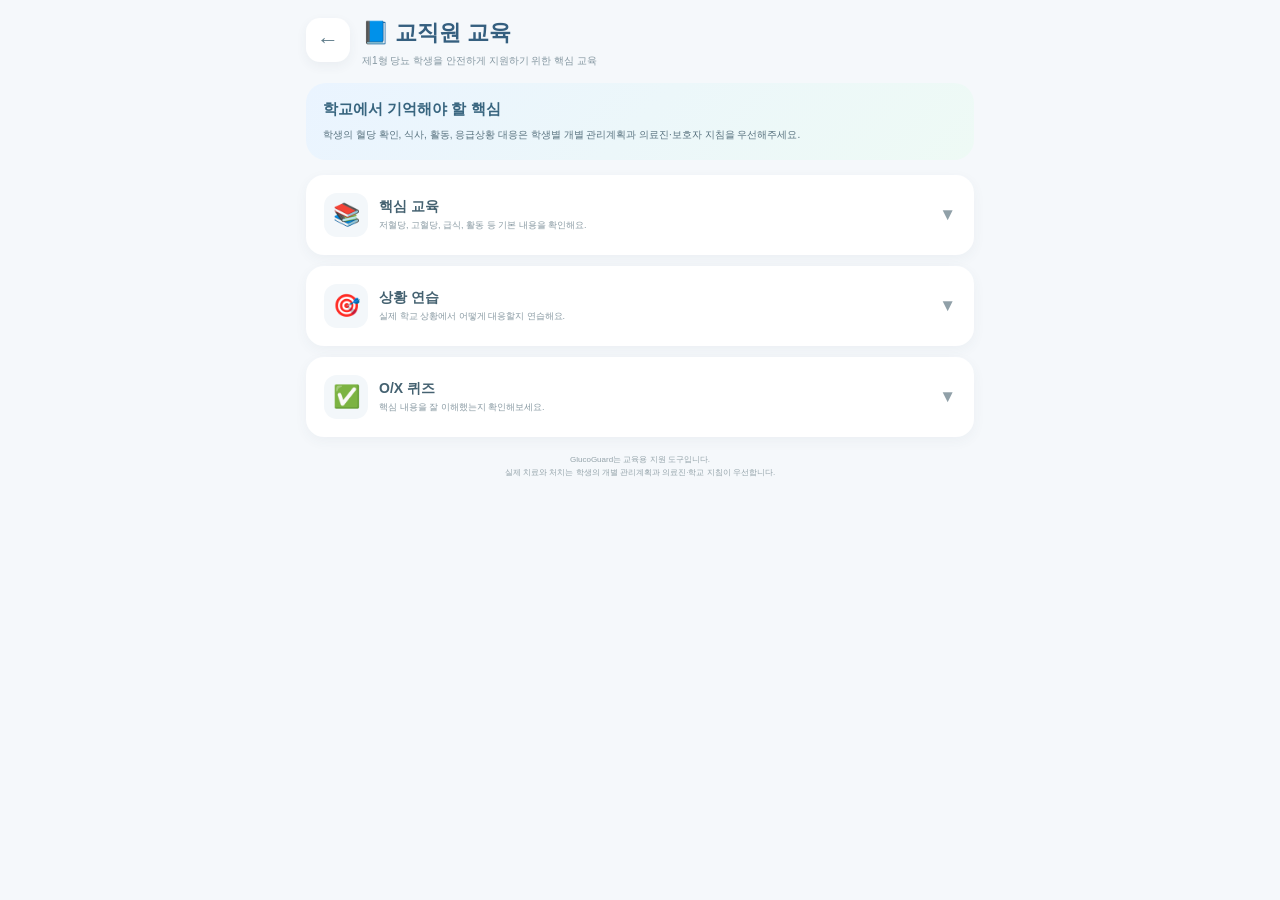
<file: emergency-guide.html>
<!DOCTYPE html>
<html lang="ko">

<head>
<meta charset="UTF-8">
<meta name="viewport" content="width=device-width, initial-scale=1.0">

<title>교직원 교육 - GlucoGuard</title>

<style>
* {
  box-sizing: border-box;
}

body {
  margin: 0;
  background: #f5f8fb;
  font-family: -apple-system, BlinkMacSystemFont, "Segoe UI", sans-serif;
  color: #344e5e;
}

button {
  font-family: inherit;
}

.page {
  width: 100%;
  max-width: 700px;
  margin: 0 auto;
  padding: 18px 16px 45px;
}

.top-bar {
  display: flex;
  align-items: flex-start;
  gap: 12px;
  margin-bottom: 15px;
}

.back-button {
  width: 44px;
  height: 44px;
  flex-shrink: 0;
  border: none;
  border-radius: 14px;
  background: white;
  color: #607d8b;
  font-size: 22px;
  cursor: pointer;
  box-shadow: 0 4px 12px rgba(50,75,90,.06);
}

.top-title h1 {
  margin: 0;
  color: #355f7f;
  font-size: 22px;
  font-weight: 900;
}

.top-title p {
  margin: 5px 0 0;
  color: #8597a1;
  font-size: 10px;
  line-height: 1.5;
}

.intro-card {
  margin-bottom: 15px;
  padding: 17px;
  border-radius: 20px;
  background: linear-gradient(135deg, #eaf4ff, #eefaf5);
}

.intro-title {
  margin-bottom: 7px;
  color: #38657f;
  font-size: 15px;
  font-weight: 900;
}

.intro-text {
  color: #58727f;
  font-size: 10px;
  line-height: 1.7;
}

/* 큰 섹션 */

.section-block {
  margin-bottom: 11px;
}

.section-toggle {
  width: 100%;
  display: flex;
  align-items: center;
  justify-content: space-between;
  gap: 11px;
  padding: 16px;
  border: 2px solid transparent;
  border-radius: 18px;
  background: white;
  color: #486473;
  text-align: left;
  cursor: pointer;
  box-shadow: 0 4px 13px rgba(50,75,90,.05);
  transition: .15s;
}

.section-toggle.open {
  border-color: #aecade;
  border-bottom-left-radius: 0;
  border-bottom-right-radius: 0;
  background: #eef7ff;
  box-shadow: none;
}

.section-toggle-left {
  display: flex;
  align-items: center;
  gap: 11px;
}

.section-toggle-icon {
  width: 44px;
  height: 44px;
  display: flex;
  align-items: center;
  justify-content: center;
  flex-shrink: 0;
  border-radius: 13px;
  background: #f3f7fa;
  font-size: 22px;
}

.section-toggle-title {
  color: #456271;
  font-size: 14px;
  font-weight: 900;
}

.section-toggle.open .section-toggle-title {
  color: #315f7d;
}

.section-toggle-subtitle {
  margin-top: 3px;
  color: #8899a2;
  font-size: 9px;
  line-height: 1.45;
}

.section-toggle-arrow {
  color: #90a0a8;
  font-size: 17px;
  transition: transform .2s;
}

.section-toggle.open .section-toggle-arrow {
  transform: rotate(180deg);
}

.section-content {
  display: none;
}

.section-content.open {
  display: block;
  margin-top: 0;
  padding: 12px;
  border: 2px solid #aecade;
  border-top: none;
  border-bottom-left-radius: 20px;
  border-bottom-right-radius: 20px;
  background: #fbfdff;
}

/* 핵심교육 */

.education-list {
  display: grid;
  gap: 8px;
}

.education-card {
  width: 100%;
  padding: 13px;
  border: none;
  border-radius: 15px;
  background: white;
  text-align: left;
  cursor: pointer;
}

.education-card-top {
  display: flex;
  align-items: center;
  gap: 10px;
}

.education-icon {
  width: 40px;
  height: 40px;
  display: flex;
  align-items: center;
  justify-content: center;
  flex-shrink: 0;
  border-radius: 12px;
  background: #f3f7fa;
  font-size: 20px;
}

.education-info {
  flex: 1;
}

.education-title {
  color: #435f70;
  font-size: 12px;
  font-weight: 900;
}

.education-subtitle {
  margin-top: 3px;
  color: #8999a2;
  font-size: 8px;
  line-height: 1.4;
}

.education-arrow {
  color: #9eabb2;
  font-size: 18px;
  transition: transform .2s;
}

.education-card.open .education-arrow {
  transform: rotate(90deg);
}

.education-content {
  display: none;
  margin-top: 11px;
  padding-top: 11px;
  border-top: 1px solid #edf1f3;
  color: #5e747f;
  font-size: 10px;
  line-height: 1.75;
}

.education-card.open .education-content {
  display: block;
}

.highlight-box,
.warning-box {
  margin-top: 9px;
  padding: 10px;
  border-radius: 11px;
  font-size: 9px;
  line-height: 1.6;
}

.highlight-box {
  background: #eaf8f2;
  color: #477565;
}

.warning-box {
  background: #fff0ed;
  color: #a0524c;
}

/* 상황연습 */

.simulation-intro {
  margin-bottom: 10px;
  padding: 12px;
  border-radius: 13px;
  background: #eef5ff;
}

.simulation-intro-title {
  margin-bottom: 4px;
  color: #456e88;
  font-size: 12px;
  font-weight: 900;
}

.simulation-intro-text {
  color: #708791;
  font-size: 9px;
}

.scenario-list {
  display: grid;
  gap: 9px;
}

.scenario-card {
  padding: 14px;
  border-radius: 15px;
  background: white;
}

.scenario-number {
  margin-bottom: 5px;
  color: #8b9aa2;
  font-size: 8px;
  font-weight: 900;
}

.scenario-title {
  margin-bottom: 7px;
  color: #405e70;
  font-size: 13px;
  font-weight: 900;
}

.scenario-text {
  margin-bottom: 9px;
  color: #637985;
  font-size: 10px;
  line-height: 1.65;
}

.scenario-question {
  margin-bottom: 8px;
  color: #4b6776;
  font-size: 10px;
  font-weight: 900;
}

.scenario-options {
  display: grid;
  gap: 6px;
}

.scenario-option {
  width: 100%;
  padding: 10px;
  border: 1px solid #e0e7eb;
  border-radius: 11px;
  background: #fafcfd;
  color: #607783;
  text-align: left;
  font-size: 9px;
  line-height: 1.5;
  cursor: pointer;
}

.scenario-option.correct {
  border-color: #86c2a6;
  background: #eaf8f2;
  color: #39715d;
}

.scenario-option.wrong {
  border-color: #e9a39d;
  background: #fff0ed;
  color: #a35049;
}

.scenario-feedback {
  display: none;
  margin-top: 9px;
  padding: 10px;
  border-radius: 11px;
  font-size: 9px;
  line-height: 1.6;
}

.scenario-feedback.show {
  display: block;
}

.scenario-feedback.good {
  background: #eaf8f2;
  color: #447565;
}

.scenario-feedback.bad {
  background: #fff0ed;
  color: #a35049;
}

/* 퀴즈 */

.quiz-card {
  display: grid;
  gap: 9px;
}

.quiz-question {
  padding: 13px;
  border-radius: 14px;
  background: white;
}

.quiz-question-text {
  margin-bottom: 9px;
  color: #4e6877;
  font-size: 10px;
  font-weight: 800;
  line-height: 1.6;
}

.quiz-buttons {
  display: grid;
  grid-template-columns: 1fr 1fr;
  gap: 7px;
}

.quiz-button {
  padding: 10px;
  border: 2px solid transparent;
  border-radius: 10px;
  background: #f4f7f9;
  color: #607d8b;
  font-size: 11px;
  font-weight: 900;
  cursor: pointer;
}

.quiz-button.selected {
  border-color: #77a9cd;
  background: #eaf4ff;
  color: #35627f;
}

.submit-quiz-button {
  width: 100%;
  padding: 12px;
  border: none;
  border-radius: 12px;
  background: #4285b4;
  color: white;
  font-size: 11px;
  font-weight: 900;
  cursor: pointer;
}

.quiz-result {
  display: none;
  padding: 12px;
  border-radius: 13px;
  background: #eaf8f2;
  color: #467465;
  font-size: 10px;
  line-height: 1.6;
}

.quiz-result.show {
  display: block;
}

.footer-note {
  margin-top: 17px;
  color: #94a3aa;
  text-align: center;
  font-size: 8px;
  line-height: 1.6;
}
</style>

</head>

<body>

<div class="page">

<div class="top-bar">

  <button class="back-button" onclick="goBack()">
    ←
  </button>

  <div class="top-title">

    <h1>
      📘 교직원 교육
    </h1>

    <p>
      제1형 당뇨 학생을 안전하게 지원하기 위한 핵심 교육
    </p>

  </div>

</div>


<div class="intro-card">

  <div class="intro-title">
    학교에서 기억해야 할 핵심
  </div>

  <div class="intro-text">
    학생의 혈당 확인, 식사, 활동, 응급상황 대응은
    학생별 개별 관리계획과 의료진·보호자 지침을 우선해주세요.
  </div>

</div>


<!-- 핵심교육 -->

<div class="section-block">

<button
  id="educationToggle"
  class="section-toggle"
  onclick="toggleMainSection('education')">

  <div class="section-toggle-left">

    <div class="section-toggle-icon">
      📚
    </div>

    <div>

      <div class="section-toggle-title">
        핵심 교육
      </div>

      <div class="section-toggle-subtitle">
        저혈당, 고혈당, 급식, 활동 등 기본 내용을 확인해요.
      </div>

    </div>

  </div>

  <div class="section-toggle-arrow">
    ▼
  </div>

</button>


<div
  id="educationSection"
  class="section-content">

<div class="education-list">


<button
  class="education-card"
  onclick="toggleEducation(this)">

  <div class="education-card-top">

    <div class="education-icon">
      💙
    </div>

    <div class="education-info">

      <div class="education-title">
        제1형 당뇨 이해
      </div>

      <div class="education-subtitle">
        왜 혈당 확인과 인슐린 관리가 필요한지 알아봐요.
      </div>

    </div>

    <div class="education-arrow">
      ›
    </div>

  </div>

  <div class="education-content">

    제1형 당뇨는 몸에서 인슐린을 충분히 만들지 못해
    외부에서 인슐린을 공급해야 하는 질환입니다.

    <div class="highlight-box">
      혈당 확인과 필요한 간식 섭취는
      학생의 안전을 위한 건강관리입니다.
    </div>

  </div>

</button>


<button
  class="education-card"
  onclick="toggleEducation(this)">

  <div class="education-card-top">

    <div class="education-icon">
      🩸
    </div>

    <div class="education-info">

      <div class="education-title">
        저혈당 알아보기
      </div>

      <div class="education-subtitle">
        식은땀, 손 떨림, 어지러움 등의 신호를 알아봐요.
      </div>

    </div>

    <div class="education-arrow">
      ›
    </div>

  </div>

  <div class="education-content">

    저혈당에서는 식은땀, 손 떨림, 어지러움,
    창백함, 졸림, 집중력 저하 또는 평소와 다른 행동 등이
    나타날 수 있습니다.

    <div class="warning-box">
      저혈당이 의심되는 학생을 혼자 보건실로 보내지 않습니다.
    </div>

  </div>

</button>


<button
  class="education-card"
  onclick="toggleEducation(this)">

  <div class="education-card-top">

    <div class="education-icon">
      🔺
    </div>

    <div class="education-info">

      <div class="education-title">
        고혈당 알아보기
      </div>

      <div class="education-subtitle">
        갈증, 잦은 소변, 피로 등의 상태를 확인해요.
      </div>

    </div>

    <div class="education-arrow">
      ›
    </div>

  </div>

  <div class="education-content">

    고혈당에서는 갈증, 잦은 소변, 피로감,
    집중력 저하 등이 나타날 수 있습니다.

    <div class="highlight-box">
      혈당 수치만 보고 교직원이 임의로
      인슐린 용량을 결정하지 않습니다.
    </div>

  </div>

</button>


<button
  class="education-card"
  onclick="toggleEducation(this)">

  <div class="education-card-top">

    <div class="education-icon">
      🍱
    </div>

    <div class="education-info">

      <div class="education-title">
        급식과 간식
      </div>

      <div class="education-subtitle">
        학생이 필요한 시기에 식사와 간식을 할 수 있도록 지원해요.
      </div>

    </div>

    <div class="education-arrow">
      ›
    </div>

  </div>

  <div class="education-content">

    학생의 식사 및 간식 계획은
    개별 당뇨 관리계획에 따라 다를 수 있습니다.

    <div class="highlight-box">
      혈당 관리를 위한 간식 섭취를
      단순한 군것질로 보지 않는 것이 중요합니다.
    </div>

  </div>

</button>


<button
  class="education-card"
  onclick="toggleEducation(this)">

  <div class="education-card-top">

    <div class="education-icon">
      🏃
    </div>

    <div class="education-info">

      <div class="education-title">
        체육·현장학습
      </div>

      <div class="education-subtitle">
        활동 전후 학생의 상태와 준비물을 확인해요.
      </div>

    </div>

    <div class="education-arrow">
      ›
    </div>

  </div>

  <div class="education-content">

    활동량이 증가하면 학생에 따라 혈당 변화가 나타날 수 있습니다.
    체육이나 현장학습에서는 추가 혈당 확인이나 준비가 필요할 수 있습니다.

    <div class="warning-box">
      학생이 몸이 이상하다고 말하면
      활동을 계속하도록 강요하지 않습니다.
    </div>

  </div>

</button>


<button
  class="education-card"
  onclick="toggleEducation(this)">

  <div class="education-card-top">

    <div class="education-icon">
      🚨
    </div>

    <div class="education-info">

      <div class="education-title">
        학생이 도움을 요청할 때
      </div>

      <div class="education-subtitle">
        학생의 말을 먼저 듣고 상태를 확인해요.
      </div>

    </div>

    <div class="education-arrow">
      ›
    </div>

  </div>

  <div class="education-content">

    “어지러워요”, “몸이 이상해요”라는 학생의 말을
    가볍게 넘기지 않습니다.

    <div class="highlight-box">
      학생 곁에서 상태를 확인하고
      필요한 도움을 요청합니다.
    </div>

  </div>

</button>


</div>

</div>

</div>


<!-- 상황 연습 -->

<div class="section-block">

<button
  id="scenarioToggle"
  class="section-toggle"
  onclick="toggleMainSection('scenario')">

  <div class="section-toggle-left">

    <div class="section-toggle-icon">
      🎯
    </div>

    <div>

      <div class="section-toggle-title">
        상황 연습
      </div>

      <div class="section-toggle-subtitle">
        실제 학교 상황에서 어떻게 대응할지 연습해요.
      </div>

    </div>

  </div>

  <div class="section-toggle-arrow">
    ▼
  </div>

</button>


<div
  id="scenarioSection"
  class="section-content">

<div class="simulation-intro">

  <div class="simulation-intro-title">
    선생님이라면 어떻게 하시겠어요?
  </div>

  <div class="simulation-intro-text">
    가장 적절한 행동을 선택하면 바로 설명을 확인할 수 있습니다.
  </div>

</div>


<div class="scenario-list">


<div class="scenario-card" data-correct="2">

  <div class="scenario-number">
    SCENE 1
  </div>

  <div class="scenario-title">
    🏃 체육 수업 후
  </div>

  <div class="scenario-text">
    학생이 식은땀을 흘리며
    “선생님, 어지러워요.”라고 말합니다.
    혈당은 62 mg/dL입니다.
  </div>

  <div class="scenario-question">
    가장 먼저 할 행동은?
  </div>

  <div class="scenario-options">

    <button
      class="scenario-option"
      onclick="answerScenario(this,1)">
      ① 혼자 보건실로 보낸다.
    </button>

    <button
      class="scenario-option"
      onclick="answerScenario(this,2)">
      ② 학생과 함께 있고 개별 저혈당 계획을 확인한다.
    </button>

    <button
      class="scenario-option"
      onclick="answerScenario(this,3)">
      ③ 다음 수업까지 기다린다.
    </button>

  </div>

  <div class="scenario-feedback"></div>

</div>


<div class="scenario-card" data-correct="3">

  <div class="scenario-number">
    SCENE 2
  </div>

  <div class="scenario-title">
    😵 의식이 흐린 학생
  </div>

  <div class="scenario-text">
    학생이 의식이 흐리고 안전하게 삼키기 어려워 보입니다.
  </div>

  <div class="scenario-question">
    적절한 대응은?
  </div>

  <div class="scenario-options">

    <button
      class="scenario-option"
      onclick="answerScenario(this,1)">
      ① 주스를 입으로 마시게 한다.
    </button>

    <button
      class="scenario-option"
      onclick="answerScenario(this,2)">
      ② 혼자 쉬게 한다.
    </button>

    <button
      class="scenario-option"
      onclick="answerScenario(this,3)">
      ③ 입으로 음식·음료를 주지 않고 즉시 도움을 요청한다.
    </button>

  </div>

  <div class="scenario-feedback"></div>

</div>


<div class="scenario-card" data-correct="2">

  <div class="scenario-number">
    SCENE 3
  </div>

  <div class="scenario-title">
    🔺 높은 혈당 기록
  </div>

  <div class="scenario-text">
    학생의 혈당이 높게 측정되었습니다.
    학생은 피곤하다고 말합니다.
  </div>

  <div class="scenario-question">
    교직원의 적절한 행동은?
  </div>

  <div class="scenario-options">

    <button
      class="scenario-option"
      onclick="answerScenario(this,1)">
      ① 교직원이 임의로 인슐린 용량을 정한다.
    </button>

    <button
      class="scenario-option"
      onclick="answerScenario(this,2)">
      ② 학생 상태와 개별 관리계획을 확인한다.
    </button>

    <button
      class="scenario-option"
      onclick="answerScenario(this,3)">
      ③ 아무 조치 없이 기다린다.
    </button>

  </div>

  <div class="scenario-feedback"></div>

</div>


<div class="scenario-card" data-correct="2">

  <div class="scenario-number">
    SCENE 4
  </div>

  <div class="scenario-title">
    🙂 “선생님, 몸이 이상해요”
  </div>

  <div class="scenario-text">
    겉으로 크게 아파 보이지 않지만
    학생이 몸이 이상하다고 이야기합니다.
  </div>

  <div class="scenario-question">
    어떻게 하는 것이 좋을까요?
  </div>

  <div class="scenario-options">

    <button
      class="scenario-option"
      onclick="answerScenario(this,1)">
      ① 괜찮아 보이므로 자리로 돌려보낸다.
    </button>

    <button
      class="scenario-option"
      onclick="answerScenario(this,2)">
      ② 학생의 말을 듣고 상태를 확인한다.
    </button>

    <button
      class="scenario-option"
      onclick="answerScenario(this,3)">
      ③ 쉬는 시간까지 기다리게 한다.
    </button>

  </div>

  <div class="scenario-feedback"></div>

</div>


</div>

</div>

</div>


<!-- O/X 퀴즈 -->

<div class="section-block">

<button
  id="quizToggle"
  class="section-toggle"
  onclick="toggleMainSection('quiz')">

  <div class="section-toggle-left">

    <div class="section-toggle-icon">
      ✅
    </div>

    <div>

      <div class="section-toggle-title">
        O/X 퀴즈
      </div>

      <div class="section-toggle-subtitle">
        핵심 내용을 잘 이해했는지 확인해보세요.
      </div>

    </div>

  </div>

  <div class="section-toggle-arrow">
    ▼
  </div>

</button>


<div
  id="quizSection"
  class="section-content">

<div class="quiz-card">


<div class="quiz-question" data-answer="X">

  <div class="quiz-question-text">
    1. 저혈당이 의심되는 학생은 혼자 보건실에 보내도 된다.
  </div>

  <div class="quiz-buttons">

    <button class="quiz-button" onclick="selectQuiz(this,'O')">
      O
    </button>

    <button class="quiz-button" onclick="selectQuiz(this,'X')">
      X
    </button>

  </div>

</div>


<div class="quiz-question" data-answer="X">

  <div class="quiz-question-text">
    2. 의식이 없거나 안전하게 삼키기 어려운 학생에게 주스를 먹인다.
  </div>

  <div class="quiz-buttons">

    <button class="quiz-button" onclick="selectQuiz(this,'O')">
      O
    </button>

    <button class="quiz-button" onclick="selectQuiz(this,'X')">
      X
    </button>

  </div>

</div>


<div class="quiz-question" data-answer="O">

  <div class="quiz-question-text">
    3. 학생이 몸이 이상하다고 말하면 먼저 상태를 확인해야 한다.
  </div>

  <div class="quiz-buttons">

    <button class="quiz-button" onclick="selectQuiz(this,'O')">
      O
    </button>

    <button class="quiz-button" onclick="selectQuiz(this,'X')">
      X
    </button>

  </div>

</div>


<div class="quiz-question" data-answer="X">

  <div class="quiz-question-text">
    4. 교직원이 혈당 수치만 보고 인슐린 용량을 임의로 정해도 된다.
  </div>

  <div class="quiz-buttons">

    <button class="quiz-button" onclick="selectQuiz(this,'O')">
      O
    </button>

    <button class="quiz-button" onclick="selectQuiz(this,'X')">
      X
    </button>

  </div>

</div>


<div class="quiz-question" data-answer="O">

  <div class="quiz-question-text">
    5. 체육이나 현장학습에서는 학생에 따라 추가 혈당 확인이나 준비가 필요할 수 있다.
  </div>

  <div class="quiz-buttons">

    <button class="quiz-button" onclick="selectQuiz(this,'O')">
      O
    </button>

    <button class="quiz-button" onclick="selectQuiz(this,'X')">
      X
    </button>

  </div>

</div>


<button
  class="submit-quiz-button"
  onclick="submitQuiz()">

  퀴즈 결과 확인

</button>


<div
  id="quizResult"
  class="quiz-result">
</div>


</div>

</div>

</div>


<div class="footer-note">
  GlucoGuard는 교육용 지원 도구입니다.<br>
  실제 치료와 처치는 학생의 개별 관리계획과 의료진·학교 지침이 우선합니다.
</div>

</div>


<script>

/* 큰 메뉴:
   하나를 열면 나머지는 자동으로 닫힘 */

function toggleMainSection(
  type
) {

  const keys =
    [
      "education",
      "scenario",
      "quiz"
    ];


  const selectedSection =
    document.getElementById(
      type + "Section"
    );


  const selectedToggle =
    document.getElementById(
      type + "Toggle"
    );


  const wasOpen =
    selectedSection.classList.contains(
      "open"
    );


  keys.forEach(
    key => {

      document.getElementById(
        key + "Section"
      ).classList.remove(
        "open"
      );


      document.getElementById(
        key + "Toggle"
      ).classList.remove(
        "open"
      );

    }
  );


  if (
    !wasOpen
  ) {

    selectedSection.classList.add(
      "open"
    );


    selectedToggle.classList.add(
      "open"
    );


    setTimeout(
      function() {

        selectedToggle.scrollIntoView(
          {
            behavior:
              "smooth",

            block:
              "start"
          }
        );

      },
      60
    );

  }

}


function toggleEducation(
  card
) {

  card.classList.toggle(
    "open"
  );

}


function answerScenario(
  button,
  selected
) {

  const card =
    button.closest(
      ".scenario-card"
    );


  const correct =
    Number(
      card.dataset.correct
    );


  const buttons =
    card.querySelectorAll(
      ".scenario-option"
    );


  const feedback =
    card.querySelector(
      ".scenario-feedback"
    );


  buttons.forEach(
    item => {

      item.classList.remove(
        "correct",
        "wrong"
      );

    }
  );


  if (
    selected === correct
  ) {

    button.classList.add(
      "correct"
    );


    feedback.className =
      "scenario-feedback show good";


    feedback.innerHTML =
      `
        <strong>✅ 적절한 선택입니다.</strong><br>
        학생 곁에서 상태를 확인하고
        개별 관리계획에 따라 대응하는 것이 중요합니다.
      `;

  }
  else {

    button.classList.add(
      "wrong"
    );


    if (
      buttons[
        correct - 1
      ]
    ) {

      buttons[
        correct - 1
      ].classList.add(
        "correct"
      );

    }


    feedback.className =
      "scenario-feedback show bad";


    feedback.innerHTML =
      `
        <strong>💡 다시 확인해보세요.</strong><br>
        학생의 증상을 가볍게 넘기거나
        혼자 보내기보다 상태를 확인하고
        개별 관리계획에 따라 도움을 제공하는 것이 중요합니다.
      `;

  }

}


function selectQuiz(
  button,
  answer
) {

  const question =
    button.closest(
      ".quiz-question"
    );


  question.dataset.selected =
    answer;


  question.querySelectorAll(
    ".quiz-button"
  ).forEach(
    item => {

      item.classList.remove(
        "selected"
      );

    }
  );


  button.classList.add(
    "selected"
  );

}


function submitQuiz() {

  const questions =
    document.querySelectorAll(
      ".quiz-question"
    );


  let answered = 0;
  let correct = 0;


  questions.forEach(
    question => {

      const selected =
        question.dataset.selected;


      if (
        selected
      ) {

        answered++;


        if (
          selected ===
          question.dataset.answer
        ) {

          correct++;

        }

      }

    }
  );


  if (
    answered !==
    questions.length
  ) {

    alert(
      "모든 문항에 답해주세요."
    );

    return;

  }


  const result =
    document.getElementById(
      "quizResult"
    );


  result.classList.add(
    "show"
  );


  result.innerHTML =
    `
      <strong>
        ✅ ${questions.length}문제 중 ${correct}문제를 맞혔습니다.
      </strong>

      <br><br>

      ${
        correct ===
        questions.length
          ?
          "핵심 내용을 잘 이해하고 있습니다."
          :
          "틀린 내용은 핵심 교육과 상황 연습에서 다시 확인해보세요."
      }
    `;

}


function goBack() {

  location.href =
    "./teacher.html";

}

</script>

</body>
</html>
</file>
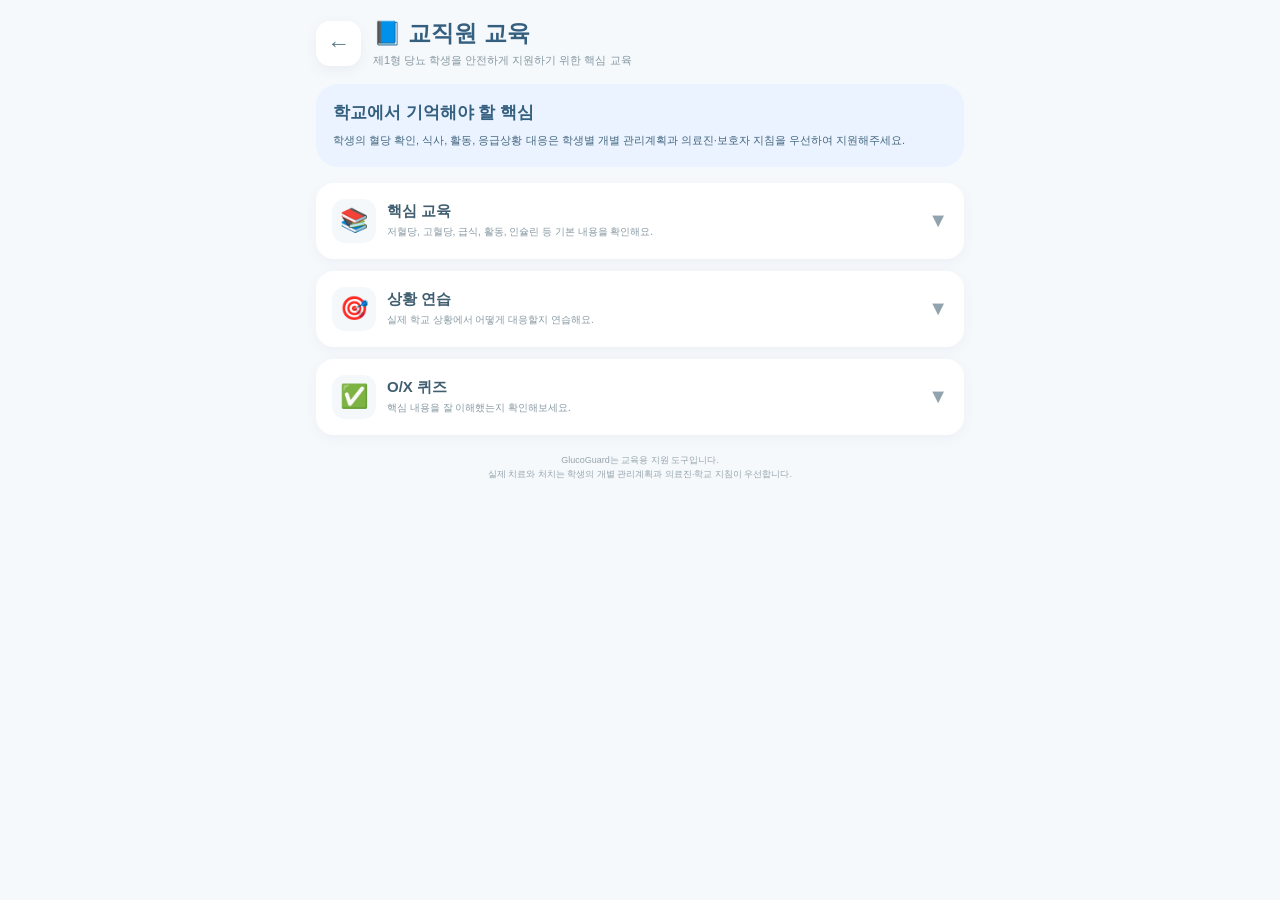
<file: teacher-education.html>
<!DOCTYPE html>
<html lang="ko">

<head>

  <meta charset="UTF-8">

  <meta
    name="viewport"
    content="width=device-width, initial-scale=1.0">

  <title>교직원 교육 - GlucoGuard</title>


  <style>

    * {
      box-sizing: border-box;
    }

    body {
      margin: 0;

      background: #f6f9fc;

      font-family:
        -apple-system,
        BlinkMacSystemFont,
        "Segoe UI",
        sans-serif;

      color: #263238;
    }

    button {
      font-family: inherit;
    }

    .page {
      width: 100%;
      max-width: 680px;

      margin: 0 auto;

      padding: 18px 16px 42px;
    }


    /* =========================
       상단
    ========================= */

    .top-bar {
      display: flex;
      align-items: center;

      gap: 12px;

      margin-bottom: 16px;
    }

    .back-button {
      width: 45px;
      height: 45px;

      flex-shrink: 0;

      border: none;
      border-radius: 14px;

      background: white;

      color: #607d8b;

      font-size: 23px;

      cursor: pointer;

      box-shadow:
        0 4px 13px rgba(60,80,95,.07);
    }

    .top-title h1 {
      margin: 0;

      color: #355f7f;

      font-size: 23px;
      font-weight: 900;
    }

    .top-title p {
      margin: 4px 0 0;

      color: #8597a1;

      font-size: 11px;
    }


    /* =========================
       소개
    ========================= */

    .intro-card {
      padding: 17px;

      margin-bottom: 16px;

      border-radius: 22px;

      background: #eaf3ff;

      color: #45677f;
    }

    .intro-title {
      margin-bottom: 7px;

      color: #355f7f;

      font-size: 17px;
      font-weight: 900;
    }

    .intro-text {
      font-size: 11px;
      line-height: 1.7;
    }


    /* =========================
       큰 섹션
    ========================= */

    .section-block {
      margin-bottom: 12px;
    }

    .section-toggle {
      width: 100%;

      display: flex;
      align-items: center;
      justify-content: space-between;

      gap: 12px;

      padding: 16px;

      border: none;
      border-radius: 18px;

      background: white;

      text-align: left;

      cursor: pointer;

      box-shadow:
        0 4px 13px rgba(60,80,95,.05);
    }

    .section-toggle-left {
      display: flex;
      align-items: center;

      gap: 11px;
    }

    .section-toggle-icon {
      width: 44px;
      height: 44px;

      display: flex;
      align-items: center;
      justify-content: center;

      flex-shrink: 0;

      border-radius: 13px;

      background: #f4f8fb;

      font-size: 23px;
    }

    .section-toggle-title {
      margin-bottom: 3px;

      color: #405e70;

      font-size: 15px;
      font-weight: 900;
    }

    .section-toggle-subtitle {
      color: #8799a3;

      font-size: 10px;
      line-height: 1.5;
    }

    .section-toggle-arrow {
      color: #91a4ae;

      font-size: 20px;

      transition:
        transform .2s ease;
    }

    .section-toggle.open
    .section-toggle-arrow {
      transform:
        rotate(180deg);
    }

    .section-content {
      display: none;

      padding-top: 10px;
    }

    .section-content.open {
      display: block;
    }


    /* =========================
       교육 카드
    ========================= */

    .education-list {
      display: flex;
      flex-direction: column;

      gap: 9px;
    }

    .education-card {
      width: 100%;

      background: white;

      border: none;
      border-radius: 18px;

      padding: 15px;

      text-align: left;

      cursor: pointer;

      box-shadow:
        0 4px 13px rgba(60,80,95,.05);
    }

    .education-card-top {
      display: flex;
      align-items: center;

      gap: 11px;
    }

    .education-icon {
      width: 42px;
      height: 42px;

      flex-shrink: 0;

      display: flex;
      align-items: center;
      justify-content: center;

      border-radius: 13px;

      background: #f4f8fb;

      font-size: 22px;
    }

    .education-info {
      flex: 1;
    }

    .education-title {
      margin-bottom: 3px;

      color: #405e70;

      font-size: 13px;
      font-weight: 900;
    }

    .education-subtitle {
      color: #8496a1;

      font-size: 10px;
      line-height: 1.45;
    }

    .education-arrow {
      color: #9aabb4;

      font-size: 20px;

      transition:
        transform .2s ease;
    }

    .education-card.open
    .education-arrow {
      transform:
        rotate(90deg);
    }

    .education-content {
      display: none;

      margin-top: 13px;

      padding-top: 13px;

      border-top:
        1px solid #edf1f3;

      color: #5f747f;

      font-size: 11px;
      line-height: 1.75;
    }

    .education-card.open
    .education-content {
      display: block;
    }

    .highlight-box {
      margin-top: 10px;

      padding: 11px;

      border-radius: 13px;

      background: #eef8f4;

      color: #497264;

      font-size: 10px;
      line-height: 1.65;
    }

    .warning-box {
      margin-top: 10px;

      padding: 11px;

      border-radius: 13px;

      background: #fff0ee;

      color: #9c514b;

      font-size: 10px;
      line-height: 1.65;
    }


    /* =========================
       상황 연습
    ========================= */

    .simulation-intro {
      padding: 14px;

      margin-bottom: 10px;

      border-radius: 17px;

      background: #fff4dd;

      color: #78602f;
    }

    .simulation-intro-title {
      margin-bottom: 5px;

      font-size: 13px;
      font-weight: 900;
    }

    .simulation-intro-text {
      font-size: 10px;
      line-height: 1.6;
    }

    .scenario-list {
      display: flex;
      flex-direction: column;

      gap: 10px;
    }

    .scenario-card {
      padding: 15px;

      border-radius: 18px;

      background: white;

      box-shadow:
        0 4px 13px rgba(60,80,95,.05);
    }

    .scenario-number {
      display: inline-block;

      margin-bottom: 8px;

      padding: 5px 8px;

      border-radius: 8px;

      background: #edf4ff;

      color: #4c7090;

      font-size: 9px;
      font-weight: 900;
    }

    .scenario-title {
      margin-bottom: 6px;

      color: #405e70;

      font-size: 14px;
      font-weight: 900;
    }

    .scenario-text {
      margin-bottom: 12px;

      padding: 11px;

      border-radius: 13px;

      background: #f7f9fb;

      color: #586f7b;

      font-size: 10px;
      line-height: 1.7;
    }

    .scenario-question {
      margin-bottom: 8px;

      color: #4d6572;

      font-size: 11px;
      font-weight: 900;
    }

    .scenario-options {
      display: flex;
      flex-direction: column;

      gap: 7px;
    }

    .scenario-option {
      width: 100%;

      padding: 11px;

      border:
        2px solid transparent;

      border-radius: 12px;

      background: #f6f8fa;

      color: #58717e;

      text-align: left;

      font-size: 10px;
      font-weight: 800;

      line-height: 1.5;

      cursor: pointer;
    }

    .scenario-option.correct {
      border-color: #83c5a8;

      background: #eaf8f2;

      color: #39715e;
    }

    .scenario-option.wrong {
      border-color: #efaaa3;

      background: #fff0ee;

      color: #9f4f49;
    }

    .scenario-feedback {
      display: none;

      margin-top: 10px;

      padding: 11px;

      border-radius: 12px;

      font-size: 10px;
      line-height: 1.65;
    }

    .scenario-feedback.show {
      display: block;
    }

    .scenario-feedback.good {
      background: #eaf8f2;
      color: #407463;
    }

    .scenario-feedback.bad {
      background: #fff0ee;
      color: #98514b;
    }

    .scenario-feedback strong {
      display: block;

      margin-bottom: 3px;

      font-size: 11px;
    }


    /* =========================
       OX 퀴즈
    ========================= */

    .quiz-card {
      background: white;

      border-radius: 20px;

      padding: 16px;

      box-shadow:
        0 4px 13px rgba(60,80,95,.05);
    }

    .quiz-question {
      margin-bottom: 12px;

      padding: 12px;

      border-radius: 14px;

      background: #f7f9fb;
    }

    .quiz-question-text {
      margin-bottom: 9px;

      color: #4b6573;

      font-size: 11px;
      font-weight: 800;

      line-height: 1.6;
    }

    .quiz-buttons {
      display: grid;

      grid-template-columns:
        1fr 1fr;

      gap: 8px;
    }

    .quiz-button {
      padding: 10px;

      border:
        2px solid transparent;

      border-radius: 11px;

      background: white;

      color: #607d8b;

      font-size: 12px;
      font-weight: 900;

      cursor: pointer;
    }

    .quiz-button.selected {
      border-color: #76a9cc;

      background: #eaf4ff;

      color: #35627f;
    }

    .submit-quiz-button {
      width: 100%;

      margin-top: 3px;

      padding: 13px;

      border: none;
      border-radius: 13px;

      background: #4285b4;

      color: white;

      font-size: 13px;
      font-weight: 900;

      cursor: pointer;
    }

    .quiz-result {
      display: none;

      margin-top: 13px;

      padding: 13px;

      border-radius: 15px;

      background: #eaf8f2;

      color: #467465;

      font-size: 11px;
      line-height: 1.65;
    }

    .quiz-result.show {
      display: block;
    }


    /* =========================
       하단
    ========================= */

    .footer-note {
      margin-top: 18px;

      color: #95a4ac;

      text-align: center;

      font-size: 9px;
      line-height: 1.6;
    }

  </style>

</head>


<body>

<div class="page">


  <!-- 상단 -->

  <div class="top-bar">

    <button
      class="back-button"
      onclick="goBack()">

      ←

    </button>


    <div class="top-title">

      <h1>
        📘 교직원 교육
      </h1>

      <p>
        제1형 당뇨 학생을 안전하게 지원하기 위한 핵심 교육
      </p>

    </div>

  </div>



  <!-- 소개 -->

  <div class="intro-card">

    <div class="intro-title">
      학교에서 기억해야 할 핵심
    </div>

    <div class="intro-text">

      학생의 혈당 확인, 식사, 활동, 응급상황 대응은
      학생별 개별 관리계획과 의료진·보호자 지침을 우선하여 지원해주세요.

    </div>

  </div>



  <!-- ============================================
       핵심 교육
  ============================================= -->

  <div class="section-block">

    <button
      id="educationToggle"
      class="section-toggle"
      onclick="toggleMainSection('education')">

      <div class="section-toggle-left">

        <div class="section-toggle-icon">
          📚
        </div>

        <div>

          <div class="section-toggle-title">
            핵심 교육
          </div>

          <div class="section-toggle-subtitle">
            저혈당, 고혈당, 급식, 활동, 인슐린 등 기본 내용을 확인해요.
          </div>

        </div>

      </div>

      <div class="section-toggle-arrow">
        ▼
      </div>

    </button>



    <div
      id="educationSection"
      class="section-content">

      <div class="education-list">


        <!-- 제1형 당뇨 -->

        <button
          class="education-card"
          onclick="toggleEducation(this)">

          <div class="education-card-top">

            <div class="education-icon">
              💙
            </div>

            <div class="education-info">

              <div class="education-title">
                제1형 당뇨 이해
              </div>

              <div class="education-subtitle">
                왜 혈당 확인과 인슐린 관리가 필요한지 알아봐요.
              </div>

            </div>

            <div class="education-arrow">
              ›
            </div>

          </div>


          <div class="education-content">

            제1형 당뇨는 몸에서 인슐린을 충분히 만들지 못해
            외부에서 인슐린을 공급해야 하는 질환입니다.

            <div class="highlight-box">

              혈당 확인이나 필요한 간식 섭취는
              학생의 안전을 위한 건강관리입니다.

            </div>

          </div>

        </button>



        <!-- 저혈당 -->

        <button
          class="education-card"
          onclick="toggleEducation(this)">

          <div class="education-card-top">

            <div class="education-icon">
              🩸
            </div>

            <div class="education-info">

              <div class="education-title">
                저혈당 알아보기
              </div>

              <div class="education-subtitle">
                식은땀, 손 떨림, 어지러움 등의 신호를 알아봐요.
              </div>

            </div>

            <div class="education-arrow">
              ›
            </div>

          </div>


          <div class="education-content">

            저혈당에서는 식은땀, 손 떨림, 어지러움,
            창백함, 졸림, 집중력 저하,
            평소와 다른 행동 등이 나타날 수 있습니다.

            <div class="warning-box">

              의식이 흐리거나 안전하게 삼키기 어렵다면
              음식이나 음료를 입으로 주지 않습니다.

            </div>

          </div>

        </button>



        <!-- 고혈당 -->

        <button
          class="education-card"
          onclick="toggleEducation(this)">

          <div class="education-card-top">

            <div class="education-icon">
              🔺
            </div>

            <div class="education-info">

              <div class="education-title">
                고혈당 알아보기
              </div>

              <div class="education-subtitle">
                갈증, 잦은 소변, 피로 등의 변화를 확인해요.
              </div>

            </div>

            <div class="education-arrow">
              ›
            </div>

          </div>


          <div class="education-content">

            고혈당에서는 심한 갈증, 잦은 소변,
            피로 등이 나타날 수 있습니다.

            <br><br>

            구토, 호흡 이상 또는 의식 변화가 동반되면
            더 빠른 확인이 필요할 수 있습니다.

            <div class="highlight-box">

              교직원이 임의로 인슐린 용량을 계산하거나
              변경하지 않습니다.

            </div>

          </div>

        </button>



        <!-- 급식 -->

        <button
          class="education-card"
          onclick="toggleEducation(this)">

          <div class="education-card-top">

            <div class="education-icon">
              🍱
            </div>

            <div class="education-info">

              <div class="education-title">
                급식과 간식
              </div>

              <div class="education-subtitle">
                실제 섭취량과 필요한 간식을 확인해요.
              </div>

            </div>

            <div class="education-arrow">
              ›
            </div>

          </div>


          <div class="education-content">

            실제 식사량은 혈당 관리에 영향을 줄 수 있습니다.

            <br><br>

            학생에 따라 저혈당 예방 또는 처치를 위해
            정해진 시간 외에 간식을 먹어야 할 수도 있습니다.

          </div>

        </button>



        <!-- 활동 -->

        <button
          class="education-card"
          onclick="toggleEducation(this)">

          <div class="education-card-top">

            <div class="education-icon">
              🏃
            </div>

            <div class="education-info">

              <div class="education-title">
                체육 · 현장학습
              </div>

              <div class="education-subtitle">
                활동량이 많은 상황에서 확인할 점을 알아봐요.
              </div>

            </div>

            <div class="education-arrow">
              ›
            </div>

          </div>


          <div class="education-content">

            학생에 따라 운동 전후 혈당 확인이나
            간식이 필요할 수 있습니다.

            <br><br>

            현장학습에서는 혈당 측정 도구,
            간식, 필요한 응급약품 등을 준비해야 할 수 있습니다.

            <div class="warning-box">

              몸이 이상하다고 말하면
              활동을 계속하도록 강요하지 않습니다.

            </div>

          </div>

        </button>



        <!-- 도움 요청 -->

        <button
          class="education-card"
          onclick="toggleEducation(this)">

          <div class="education-card-top">

            <div class="education-icon">
              🚨
            </div>

            <div class="education-info">

              <div class="education-title">
                학생이 도움을 요청할 때
              </div>

              <div class="education-subtitle">
                학생의 말을 먼저 듣고 상태를 확인해요.
              </div>

            </div>

            <div class="education-arrow">
              ›
            </div>

          </div>


          <div class="education-content">

            “어지러워요”, “몸이 이상해요”라고 말하면
            학생의 말을 가볍게 넘기지 않습니다.

            <div class="highlight-box">

              저혈당이 의심되는 학생을
              혼자 보건실로 보내지 않습니다.

            </div>

          </div>

        </button>



        <!-- 추가: 가까운 선생님 -->

        <button
          class="education-card"
          onclick="toggleEducation(this)">

          <div class="education-card-top">

            <div class="education-icon">
              🙋
            </div>

            <div class="education-info">

              <div class="education-title">
                저혈당 신호를 느끼면 가까운 선생님께 알리기
              </div>

              <div class="education-subtitle">
                학생이 이상 신호를 알아차리고 즉시 도움을 요청하도록 교육해요.
              </div>

            </div>

            <div class="education-arrow">
              ›
            </div>

          </div>


          <div class="education-content">

            학생에게 식은땀, 손 떨림, 어지러움, 창백함,
            갑자기 힘이 빠지는 느낌, 평소와 다른 졸림이나 이상한 느낌이
            저혈당 신호일 수 있음을 알려주세요.

            <div class="highlight-box">

              증상이 느껴지면 담당 선생님을 찾으러 혼자 이동하지 말고,
              지금 가장 가까이에 있는 선생님이나 교직원에게
              <strong>“선생님, 몸이 이상해요.”</strong>라고
              바로 도움을 요청하도록 교육합니다.

            </div>

            <div class="warning-box">

              저혈당이 의심되는 학생을 혼자 보건실이나
              다른 장소로 보내지 않습니다.

              <br><br>

              가까운 교직원이 학생 곁에서 상태를 확인하고
              학생의 개별 관리계획에 따라 대응합니다.

            </div>

          </div>

        </button>



        <!-- 추가: 인슐린 SC -->

        <button
          class="education-card"
          onclick="toggleEducation(this)">

          <div class="education-card-top">

            <div class="education-icon">
              💉
            </div>

            <div class="education-info">

              <div class="education-title">
                인슐린 피하주사(SC) 기본 원칙
              </div>

              <div class="education-subtitle">
                투여 전 확인, 피하 투여, 기록과 폐기 원칙을 확인해요.
              </div>

            </div>

            <div class="education-arrow">
              ›
            </div>

          </div>


          <div class="education-content">

            인슐린 투여는 학생의 처방과
            개별 당뇨병 관리계획을 우선하여 시행합니다.

            <br><br>

            <strong>① 투여 전 확인</strong>

            <br>

            · 학생이 맞는지 확인합니다.<br>
            · 처방된 인슐린 이름을 확인합니다.<br>
            · 처방된 투여량(Unit)과 시간을 확인합니다.<br>
            · 손 위생을 시행합니다.<br>
            · 개별 관리계획에 따른 투여 부위를 확인합니다.

            <br><br>

            <strong>② 투여 시</strong>

            <br>

            · 학생에게 처방된 인슐린 기구를 사용합니다.<br>
            · 교육받은 방법에 따라 피하조직(SC)에 투여합니다.<br>
            · 같은 부위만 반복하지 않도록 최근 투여 위치를 확인합니다.

            <br><br>

            <strong>③ 투여 후</strong>

            <br>

            · 사용한 바늘은 즉시 지정된 샤프스 용기에 폐기합니다.<br>
            · 투여 시간, Unit, 투여 부위를 기록합니다.<br>
            · 이후 학생 상태를 관찰합니다.

            <div class="warning-box">

              <strong>
                GlucoGuard는 인슐린 용량을 계산하거나 추천하지 않습니다.
              </strong>

              <br>

              실제 투여는 교육받고 권한이 있는 교직원이
              학생의 처방과 학교 지침에 따라 시행해야 합니다.

            </div>

            <div class="highlight-box">

              주사 각도나 피부 집기 여부 등 세부 술기는
              펜니들 길이, 학생의 체형, 사용 기구와
              교육받은 방법에 따라 달라질 수 있습니다.

              <br><br>

              학생의 처방, 의료진 교육 및
              학교 프로토콜을 우선합니다.

            </div>

          </div>

        </button>


      </div>

    </div>

  </div>



  <!-- ============================================
       상황 연습
  ============================================= -->

  <div class="section-block">

    <button
      id="scenarioToggle"
      class="section-toggle"
      onclick="toggleMainSection('scenario')">

      <div class="section-toggle-left">

        <div class="section-toggle-icon">
          🎯
        </div>

        <div>

          <div class="section-toggle-title">
            상황 연습
          </div>

          <div class="section-toggle-subtitle">
            실제 학교 상황에서 어떻게 대응할지 연습해요.
          </div>

        </div>

      </div>

      <div class="section-toggle-arrow">
        ▼
      </div>

    </button>


    <div
      id="scenarioSection"
      class="section-content">


      <div class="simulation-intro">

        <div class="simulation-intro-title">
          선생님이라면 어떻게 하시겠어요?
        </div>

        <div class="simulation-intro-text">
          가장 적절한 행동을 선택하면 바로 설명을 확인할 수 있습니다.
        </div>

      </div>


      <div class="scenario-list">


        <!-- SCENE 1 -->

        <div
          class="scenario-card"
          data-correct="2">

          <div class="scenario-number">
            SCENE 1
          </div>

          <div class="scenario-title">
            🏃 체육 수업 후
          </div>

          <div class="scenario-text">

            학생이 식은땀을 흘리며
            “선생님, 어지러워요.”라고 말합니다.
            혈당은 62 mg/dL입니다.

          </div>

          <div class="scenario-question">
            가장 먼저 할 행동은?
          </div>

          <div class="scenario-options">

            <button
              class="scenario-option"
              onclick="answerScenario(this, 1)">

              ① 혼자 보건실에 다녀오라고 한다.

            </button>

            <button
              class="scenario-option"
              onclick="answerScenario(this, 2)">

              ② 학생 곁에 있으면서 개별 저혈당 계획에 따라 대응한다.

            </button>

            <button
              class="scenario-option"
              onclick="answerScenario(this, 3)">

              ③ 조금 쉬게 한 뒤 수업을 계속한다.

            </button>

          </div>

          <div class="scenario-feedback">
          </div>

        </div>



        <!-- SCENE 2 -->

        <div
          class="scenario-card"
          data-correct="3">

          <div class="scenario-number">
            SCENE 2
          </div>

          <div class="scenario-title">
            🚨 반응이 이상한 학생
          </div>

          <div class="scenario-text">

            학생이 제대로 대답하지 못하고
            안전하게 삼키기 어려워 보입니다.

          </div>

          <div class="scenario-question">
            적절한 행동은?
          </div>

          <div class="scenario-options">

            <button
              class="scenario-option"
              onclick="answerScenario(this, 1)">

              ① 주스를 조금씩 먹여본다.

            </button>

            <button
              class="scenario-option"
              onclick="answerScenario(this, 2)">

              ② 혼자 눕혀두고 보호자에게 먼저 전화한다.

            </button>

            <button
              class="scenario-option"
              onclick="answerScenario(this, 3)">

              ③ 입으로 먹이지 않고 학생 곁에서 즉시 응급 대응을 시작한다.

            </button>

          </div>

          <div class="scenario-feedback">
          </div>

        </div>



        <!-- SCENE 3 -->

        <div
          class="scenario-card"
          data-correct="1">

          <div class="scenario-number">
            SCENE 3
          </div>

          <div class="scenario-title">
            🚌 현장학습 중
          </div>

          <div class="scenario-text">

            학생이 심하게 목이 마르고
            여러 번 화장실에 갔습니다.
            이후 구토까지 시작했습니다.

          </div>

          <div class="scenario-question">
            가장 적절한 대응은?
          </div>

          <div class="scenario-options">

            <button
              class="scenario-option"
              onclick="answerScenario(this, 1)">

              ① 학생을 혼자 두지 않고 상태와 개별 계획을 확인하며 도움을 요청한다.

            </button>

            <button
              class="scenario-option"
              onclick="answerScenario(this, 2)">

              ② 멀미일 수 있으므로 버스에서 쉬게 한다.

            </button>

            <button
              class="scenario-option"
              onclick="answerScenario(this, 3)">

              ③ 교직원이 인슐린 용량을 계산한다.

            </button>

          </div>

          <div class="scenario-feedback">
          </div>

        </div>



        <!-- SCENE 4 -->

        <div
          class="scenario-card"
          data-correct="2">

          <div class="scenario-number">
            SCENE 4
          </div>

          <div class="scenario-title">
            🙂 “선생님, 몸이 이상해요”
          </div>

          <div class="scenario-text">

            겉으로 보기에는 크게 아파 보이지 않지만,
            학생이 몸이 이상하다고 이야기합니다.

          </div>

          <div class="scenario-question">
            어떻게 하는 것이 좋을까요?
          </div>

          <div class="scenario-options">

            <button
              class="scenario-option"
              onclick="answerScenario(this, 1)">

              ① 괜찮아 보이므로 자리로 돌아가게 한다.

            </button>

            <button
              class="scenario-option"
              onclick="answerScenario(this, 2)">

              ② 학생의 말을 듣고 상태를 확인할 기회를 제공한다.

            </button>

            <button
              class="scenario-option"
              onclick="answerScenario(this, 3)">

              ③ 쉬는 시간까지 기다리게 한다.

            </button>

          </div>

          <div class="scenario-feedback">
          </div>

        </div>



        <!-- 추가 SCENE 5 -->

        <div
          class="scenario-card"
          data-correct="2">

          <div class="scenario-number">
            SCENE 5
          </div>

          <div class="scenario-title">
            🙋 쉬는 시간, 학생이 먼저 도움을 요청해요
          </div>

          <div class="scenario-text">

            복도에서 학생이 손이 떨리고 어지럽다며
            가까이 있던 선생님에게
            “선생님, 몸이 이상해요.”라고 말합니다.

          </div>

          <div class="scenario-question">
            가장 적절한 대응은?
          </div>

          <div class="scenario-options">

            <button
              class="scenario-option"
              onclick="answerScenario(this, 1)">

              ① 담당 담임선생님을 찾아 혼자 교실로 돌아가게 한다.

            </button>

            <button
              class="scenario-option"
              onclick="answerScenario(this, 2)">

              ② 그 자리에서 학생과 함께 있으면서 상태를 확인하고 개별 관리계획에 따라 대응한다.

            </button>

            <button
              class="scenario-option"
              onclick="answerScenario(this, 3)">

              ③ 다음 수업까지 기다려 본 뒤 계속 불편하면 알리라고 한다.

            </button>

          </div>

          <div class="scenario-feedback">
          </div>

        </div>


      </div>

    </div>

  </div>



  <!-- ============================================
       OX 퀴즈
  ============================================= -->

  <div class="section-block">

    <button
      id="quizToggle"
      class="section-toggle"
      onclick="toggleMainSection('quiz')">

      <div class="section-toggle-left">

        <div class="section-toggle-icon">
          ✅
        </div>

        <div>

          <div class="section-toggle-title">
            O/X 퀴즈
          </div>

          <div class="section-toggle-subtitle">
            핵심 내용을 잘 이해했는지 확인해보세요.
          </div>

        </div>

      </div>

      <div class="section-toggle-arrow">
        ▼
      </div>

    </button>


    <div
      id="quizSection"
      class="section-content">

      <div class="quiz-card">


        <!-- 1 -->

        <div
          class="quiz-question"
          data-answer="X">

          <div class="quiz-question-text">

            1. 저혈당이 의심되는 학생은 혼자 보건실에 보내도 된다.

          </div>

          <div class="quiz-buttons">

            <button
              class="quiz-button"
              onclick="selectQuiz(this, 'O')">
              O
            </button>

            <button
              class="quiz-button"
              onclick="selectQuiz(this, 'X')">
              X
            </button>

          </div>

        </div>



        <!-- 2 -->

        <div
          class="quiz-question"
          data-answer="X">

          <div class="quiz-question-text">

            2. 의식이 없거나 안전하게 삼키기 어려운 학생에게 주스를 먹인다.

          </div>

          <div class="quiz-buttons">

            <button
              class="quiz-button"
              onclick="selectQuiz(this, 'O')">
              O
            </button>

            <button
              class="quiz-button"
              onclick="selectQuiz(this, 'X')">
              X
            </button>

          </div>

        </div>



        <!-- 3 -->

        <div
          class="quiz-question"
          data-answer="O">

          <div class="quiz-question-text">

            3. 학생이 몸이 이상하다고 말하면 먼저 상태를 확인해야 한다.

          </div>

          <div class="quiz-buttons">

            <button
              class="quiz-button"
              onclick="selectQuiz(this, 'O')">
              O
            </button>

            <button
              class="quiz-button"
              onclick="selectQuiz(this, 'X')">
              X
            </button>

          </div>

        </div>



        <!-- 4 -->

        <div
          class="quiz-question"
          data-answer="X">

          <div class="quiz-question-text">

            4. 교직원이 혈당 수치만 보고 인슐린 용량을 임의로 정해도 된다.

          </div>

          <div class="quiz-buttons">

            <button
              class="quiz-button"
              onclick="selectQuiz(this, 'O')">
              O
            </button>

            <button
              class="quiz-button"
              onclick="selectQuiz(this, 'X')">
              X
            </button>

          </div>

        </div>



        <!-- 5 -->

        <div
          class="quiz-question"
          data-answer="O">

          <div class="quiz-question-text">

            5. 체육이나 현장학습에서는 학생에 따라 추가 혈당 확인이나 준비가 필요할 수 있다.

          </div>

          <div class="quiz-buttons">

            <button
              class="quiz-button"
              onclick="selectQuiz(this, 'O')">
              O
            </button>

            <button
              class="quiz-button"
              onclick="selectQuiz(this, 'X')">
              X
            </button>

          </div>

        </div>



        <!-- 추가 6 -->

        <div
          class="quiz-question"
          data-answer="X">

          <div class="quiz-question-text">

            6. 저혈당 신호가 느껴지면 담당 선생님을 찾기 위해 학생 혼자 학교 안을 이동해도 된다.

          </div>

          <div class="quiz-buttons">

            <button
              class="quiz-button"
              onclick="selectQuiz(this, 'O')">
              O
            </button>

            <button
              class="quiz-button"
              onclick="selectQuiz(this, 'X')">
              X
            </button>

          </div>

        </div>



        <!-- 추가 7 -->

        <div
          class="quiz-question"
          data-answer="X">

          <div class="quiz-question-text">

            7. 인슐린 투여량은 GlucoGuard가 자동으로 계산한 값을 그대로 사용하면 된다.

          </div>

          <div class="quiz-buttons">

            <button
              class="quiz-button"
              onclick="selectQuiz(this, 'O')">
              O
            </button>

            <button
              class="quiz-button"
              onclick="selectQuiz(this, 'X')">
              X
            </button>

          </div>

        </div>



        <button
          class="submit-quiz-button"
          onclick="submitQuiz()">

          퀴즈 결과 확인

        </button>


        <div
          id="quizResult"
          class="quiz-result">
        </div>


      </div>

    </div>

  </div>



  <!-- 하단 -->

  <div class="footer-note">

    GlucoGuard는 교육용 지원 도구입니다.<br>

    실제 치료와 처치는 학생의 개별 관리계획과
    의료진·학교 지침이 우선합니다.

  </div>


</div>



<script>


/* =========================
   큰 섹션 펼치기
========================= */

function toggleMainSection(
  type
) {

  const section =
    document.getElementById(
      type + "Section"
    );


  const toggle =
    document.getElementById(
      type + "Toggle"
    );


  const isOpen =
    section.classList.contains(
      "open"
    );


  section.classList.toggle(
    "open",
    !isOpen
  );


  toggle.classList.toggle(
    "open",
    !isOpen
  );

}



/* =========================
   교육 내부 카드
========================= */

function toggleEducation(
  card
) {

  card.classList.toggle(
    "open"
  );

}



/* =========================
   상황 연습
========================= */

function answerScenario(
  button,
  selected
) {

  const card =
    button.closest(
      ".scenario-card"
    );


  const correct =
    Number(
      card.dataset.correct
    );


  const buttons =
    card.querySelectorAll(
      ".scenario-option"
    );


  const feedback =
    card.querySelector(
      ".scenario-feedback"
    );


  buttons.forEach(
    item => {

      item.classList.remove(
        "correct",
        "wrong"
      );

    }
  );


  if (
    selected === correct
  ) {

    button.classList.add(
      "correct"
    );


    feedback.className =
      "scenario-feedback show good";


    feedback.innerHTML =
      `
        <strong>✅ 적절한 선택입니다.</strong>
        학생 곁에서 상태를 확인하고
        학생의 개별 관리계획에 따라 대응하는 것이 중요합니다.
      `;

  }
  else {

    button.classList.add(
      "wrong"
    );


    buttons[
      correct - 1
    ].classList.add(
      "correct"
    );


    feedback.className =
      "scenario-feedback show bad";


    if (
      card.dataset.correct === "3"
    ) {

      feedback.innerHTML =
        `
          <strong>⚠️ 다시 확인해보세요.</strong>
          의식이 흐리거나 안전하게 삼키기 어려우면
          음식이나 음료를 입으로 주지 않습니다.
          학생을 혼자 두지 않고 즉시 도움을 요청해야 합니다.
        `;

    }
    else {

      feedback.innerHTML =
        `
          <strong>💡 다시 생각해볼 포인트</strong>
          학생의 증상을 가볍게 넘기거나 혼자 보내기보다
          학생 곁에서 상태를 확인하는 것이 중요합니다.
        `;

    }

  }

}



/* =========================
   OX 퀴즈
========================= */

function selectQuiz(
  button,
  answer
) {

  const question =
    button.closest(
      ".quiz-question"
    );


  question.dataset.selected =
    answer;


  question.querySelectorAll(
    ".quiz-button"
  ).forEach(
    item => {

      item.classList.remove(
        "selected"
      );

    }
  );


  button.classList.add(
    "selected"
  );

}



/* =========================
   퀴즈 결과
========================= */

function submitQuiz() {

  const questions =
    document.querySelectorAll(
      ".quiz-question"
    );


  let answered =
    0;


  let correct =
    0;


  questions.forEach(
    question => {

      const selected =
        question.dataset.selected;


      const answer =
        question.dataset.answer;


      if (
        selected
      ) {

        answered++;

      }


      if (
        selected === answer
      ) {

        correct++;

      }

    }
  );


  if (
    answered <
    questions.length
  ) {

    alert(
      "모든 문제에 답해주세요."
    );


    return;

  }


  const result =
    document.getElementById(
      "quizResult"
    );


  result.classList.add(
    "show"
  );


  if (
    correct ===
    questions.length
  ) {

    result.innerHTML =
      `
        🎉 <strong>${correct}/${questions.length} 정답!</strong><br>
        핵심 내용을 잘 이해하고 있어요.
      `;

  }
  else if (
    correct >=
    questions.length - 1
  ) {

    result.innerHTML =
      `
        👍 <strong>${correct}/${questions.length} 정답</strong><br>
        거의 다 이해했어요. 헷갈린 내용을 한 번 더 확인해보세요.
      `;

  }
  else {

    result.innerHTML =
      `
        📘 <strong>${correct}/${questions.length} 정답</strong><br>
        핵심 교육과 상황 연습을 다시 확인해보세요.
      `;

  }

}



/* =========================
   뒤로가기
========================= */

function goBack() {

  window.location.href =
    "./teacher.html";

}

</script>


</body>

</html>
</file>
